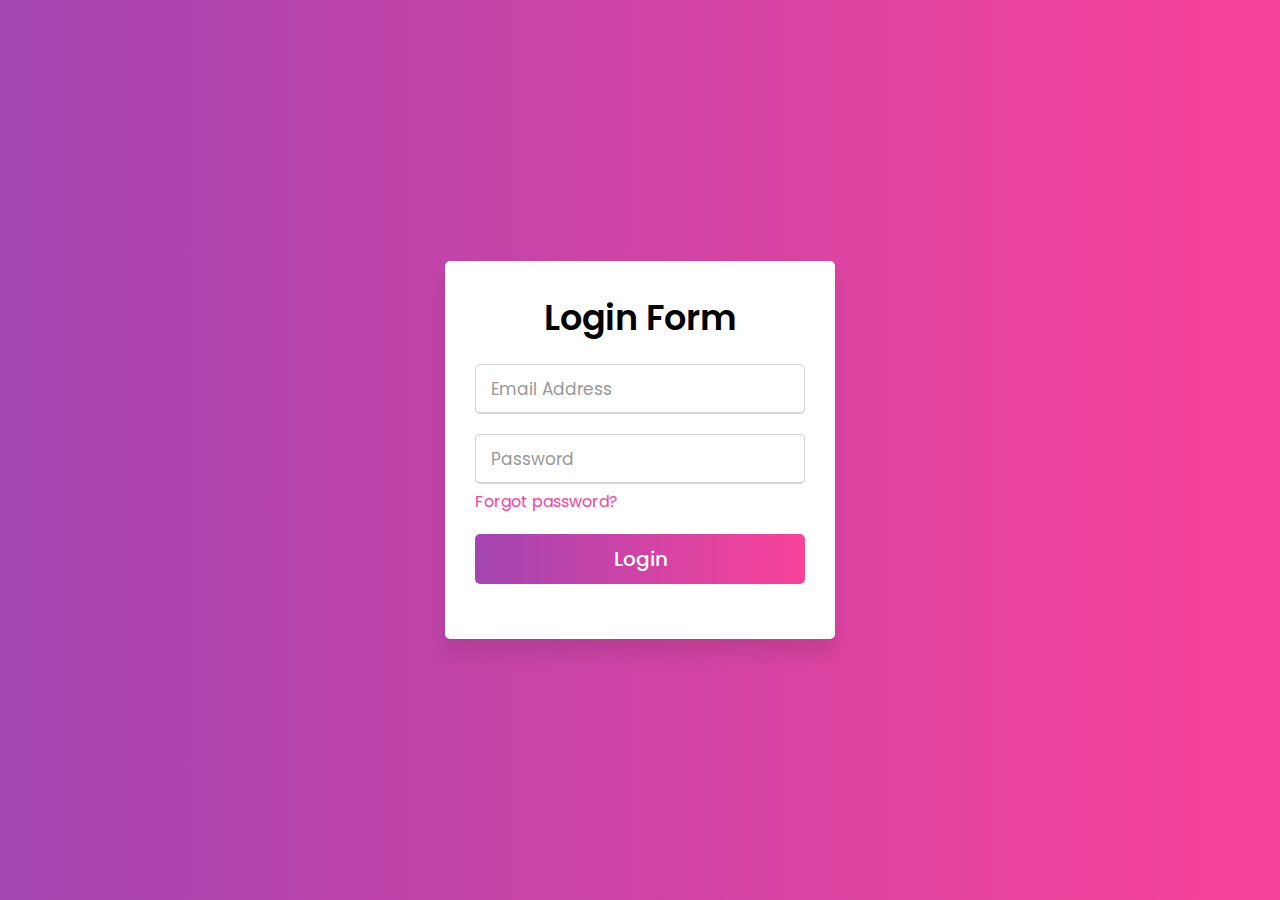
<file: templates/admin_login_index.html>
<!DOCTYPE html>
<html lang="en">
  <head>
    <meta charset="UTF-8" />
    <meta name="viewport" content="width=device-width, initial-scale=1.0" />
    <title>Login Form</title>
    <link rel="stylesheet" href="/static/css/student_login_style.css" />
    <script src="https://smtpjs.com/v3/smtp.js"></script>
  </head>

  <body>
    <div class="wrapper">
      <div class="title-text">
        <div class="title login">Login Form</div>
        <div class="title signup">Signup Form</div>
      </div>
      <div class="form-container">
        <div class="form-inner">
          <form action="/clg-log-data" class="login" id="login-Form">
            <div class="field">
              <input
                type="Email"
                name="logemail"
                id="logemail"
                placeholder="Email Address"
                required
              />
            </div>
            <div class="field">
              <input
                type="password"
                name="logpassword"
                id="logpassword"
                placeholder="Password"
                required
              />
            </div>
            <div class="pass-link"><a href="#">Forgot password?</a></div>
            <div class="field btn">
              <div class="btn-layer"></div>
              <input type="submit" value="Login" />
            </div>
            <br />
            <center><h2 style="color: red" id="error4"></h2></center>
          </form>
        </div>
      </div>
    </div>

    <script>
      document
        .getElementById("login-Form")
        .addEventListener("submit", function (event2) {
          event2.preventDefault();
          var logemail = document.getElementById("logemail").value.trim();
          var logpassword = document.getElementById("logpassword").value.trim();

          var xhr = new XMLHttpRequest();
          xhr.open("POST", "http://127.0.0.1:5000/admin-log-data", true);
          xhr.setRequestHeader(
            "Content-Type",
            "application/x-www-form-urlencoded"
          );

          xhr.onreadystatechange = function () {
            if (xhr.readyState == 4) {
              console.log("Response:", xhr.responseText);
              if (xhr.status == 200) {
                var response = JSON.parse(xhr.responseText);
                if (response.success) {
                  window.location.href = "./admin_index.html";
                } else {
                  document.getElementById("error4").textContent =
                    response.error2 ||
                    "Wrong Email or Password, please try again!!!";
                }
              } else {
                console.error("Error:", xhr.status, xhr.statusText);
              }
            }
          };

          var logformData =
            "logemail=" +
            encodeURIComponent(logemail) +
            "&logpassword=" +
            encodeURIComponent(logpassword);
          xhr.send(logformData);
        });
    </script>
  </body>
</html>
</file>
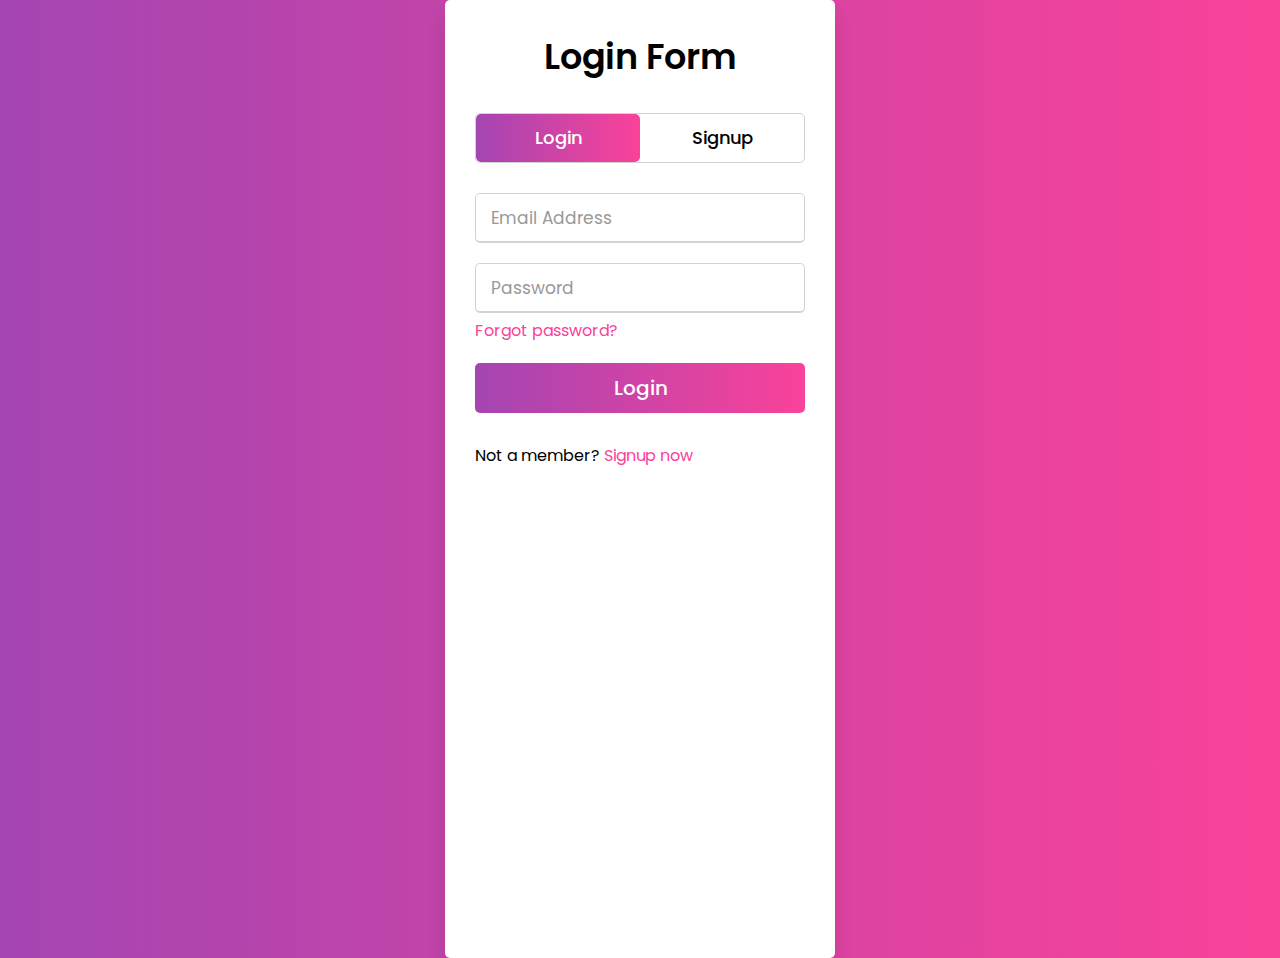
<file: templates/student_login_index.html>
<!DOCTYPE html>
<html lang="en">
  <head>
    <meta charset="UTF-8" />
    <meta name="viewport" content="width=device-width, initial-scale=1.0" />
    <title>Login Form</title>
    <link rel="stylesheet" href="/static/css/student_login_style.css" />
    <script src="https://smtpjs.com/v3/smtp.js"></script>
  </head>

  <body>
    <div class="wrapper">
      <div class="title-text">
        <div class="title login">Login Form</div>
        <div class="title signup">Signup Form</div>
      </div>
      <div class="form-container">
        <div class="slide-controls">
          <input type="radio" name="slide" id="login" checked />
          <input type="radio" name="slide" id="signup" />
          <label for="login" class="slide login">Login</label>
          <label for="signup" class="slide signup">Signup</label>
          <div class="slider-tab"></div>
        </div>
        <div class="form-inner">
          <form action="/logdata" class="login" id="login-Form">
            <div class="field">
              <input
                type="Email"
                name="logemail"
                id="logemail"
                placeholder="Email Address"
                required
              />
            </div>
            <div class="field">
              <input
                type="password"
                name="logpassword"
                id="logpassword"
                placeholder="Password"
                required
              />
            </div>
            <div class="pass-link"><a href="#">Forgot password?</a></div>
            <div class="field btn">
              <div class="btn-layer"></div>
              <input type="submit" value="Login" />
            </div>
            <div class="signup-link">
              Not a member? <a href="">Signup now</a>
            </div>
            <br />
            <center><h2 style="color: red" id="error2"></h2></center>
          </form>
          <form action="/data" class="login" id="signup-form">
            <div class="field">
              <input
                type="text"
                id="email_input"
                name="email_input"
                placeholder="Email Address"
                required
              />
            </div>
            <div class="field">
              <input
                type="password"
                id="password_input"
                name="password_input"
                placeholder="Password"
                required
              />
            </div>
            <div class="field">
              <input type="password" placeholder="Confirm password" required />
            </div>
            <div class="field">
              <input
                type="name"
                id="name_input"
                name="name_input"
                placeholder="Enter Name"
                required
              />
            </div>
            <div class="field">
              <input
                type="number"
                id="age_input"
                name="age_input"
                placeholder="Enter Age"
                required
              />
            </div>
            <div class="field">
              <input
                type="resume"
                id="resume"
                name="resume"
                placeholder="Resume google drive link"
                required
              />
            </div>
            <div class="field">
              <label>Select Education</label>
              <select
                class="field"
                id="education_input"
                name="education_input"
                required
              >
                <option selected></option>
                <option value="EXTC">EXTC</option>
                <option value="AIDS">AIDS</option>
                <option value="Comps">Comps</option>
                <option value="IT">IT</option>
                <option value="Chemical">Chemical</option>
                >
              </select>
            </div>
            <br /><br />
            <div class="field">
              <label>PLacement Status</label>
              <select
                class="field"
                id="placement_status"
                name="placement_status"
                required
              >
                <option selected></option>
                <option value="Already Placed">Already PLaced</option>
                <option value="want placement">Want placement</option>
                <option value="Higher Studies">Going for higher studies</option>
                >
              </select>
            </div>
            <br /><br />
            <div class="field btn">
              <div class="btn-layer"></div>
              <input type="submit" value="Signup" />
            </div>
            <br />
            <p id="error"></p>
          </form>
        </div>
      </div>
    </div>
    <script>
      const loginText = document.querySelector(".title-text .login");
      const loginForm = document.querySelector("form.login");
      const loginBtn = document.querySelector("label.login");
      const signupBtn = document.querySelector("label.signup");
      const signupLink = document.querySelector("form .signup-link a");
      signupBtn.onclick = () => {
        loginForm.style.marginLeft = "-50%";
        loginText.style.marginLeft = "-50%";
      };
      loginBtn.onclick = () => {
        loginForm.style.marginLeft = "0%";
        loginText.style.marginLeft = "0%";
      };
      signupLink.onclick = () => {
        signupBtn.click();
        return false;
      };
    </script>
    <script>
      document
        .getElementById("signup-form")
        .addEventListener("submit", function (event) {
          event.preventDefault();
          var email = document.getElementById("email_input").value.trim();
          var password = document.getElementById("password_input").value.trim();
          var name = document.getElementById("name_input").value.trim();
          var age = document.getElementById("age_input").value.trim();
          var resume = document.getElementById("resume").value.trim();
          var education = document
            .getElementById("education_input")
            .value.trim();
          var placement = document
            .getElementById("placement_status")
            .value.trim();

          var xhr = new XMLHttpRequest();
          xhr.open("POST", "http://127.0.0.1:5000/data", true);
          xhr.setRequestHeader(
            "Content-Type",
            "application/x-www-form-urlencoded"
          );

          xhr.onreadystatechange = function () {
            if (xhr.readyState == 4) {
              console.log("Response:", xhr.responseText);
              if (xhr.status == 200) {
                var response = JSON.parse(xhr.responseText);
                if (response.success) {
                  document.getElementById("error").textContent =
                    response.error || "Account Created successfully";
                }
              } else {
                console.error("Error:", xhr.status, xhr.statusText);
              }
            }
          };

          var formData =
            "email_input=" +
            encodeURIComponent(email) +
            "&password_input=" +
            encodeURIComponent(password) +
            "&name_input=" +
            encodeURIComponent(name) +
            "&age_input=" +
            encodeURIComponent(age) +
            "&education_input=" +
            encodeURIComponent(education) +
            "&placement_status=" +
            encodeURIComponent(placement) +
            "&resume=" +
            encodeURIComponent(resume);

          xhr.send(formData);
        });

      document
        .getElementById("login-Form")
        .addEventListener("submit", function (event2) {
          event2.preventDefault();
          var logemail = document.getElementById("logemail").value.trim();
          var logpassword = document.getElementById("logpassword").value.trim();

          var xhr = new XMLHttpRequest();
          xhr.open("POST", "http://127.0.0.1:5000/logdata", true);
          xhr.setRequestHeader(
            "Content-Type",
            "application/x-www-form-urlencoded"
          );

          xhr.onreadystatechange = function () {
            if (xhr.readyState == 4) {
              console.log("Response:", xhr.responseText);
              if (xhr.status == 200) {
                var response = JSON.parse(xhr.responseText);
                if (response.success) {
                  window.location.href = "./student_index.html";
                } else {
                  document.getElementById("error2").textContent =
                    response.error2 ||
                    "Wrong Email or Password, please try again!!!";
                }
              } else {
                console.error("Error:", xhr.status, xhr.statusText);
              }
            }
          };

          var logformData =
            "logemail=" +
            encodeURIComponent(logemail) +
            "&logpassword=" +
            encodeURIComponent(logpassword);
          xhr.send(logformData);
        });
    </script>
  </body>
</html>
</file>
<file: static/css/student_login_style.css>
@import url("https://fonts.googleapis.com/css?family=Poppins:400,500,600,700&display=swap");
* {
  margin: 0;
  padding: 0;
  box-sizing: border-box;
  font-family: "Poppins", sans-serif;
}
html,
body {
  display: grid;
  height: 100%;
  width: 100%;
  place-items: center;
  background: -webkit-linear-gradient(left, #a445b2, #fa4299);
}
::selection {
  background: #fa4299;
  color: #fff;
}
.wrapper {
  overflow: hidden;
  max-width: 390px;
  background: #fff;
  padding: 30px;
  border-radius: 5px;
  box-shadow: 0px 15px 20px rgba(0, 0, 0, 0.1);
}

.wrapper .title-text {
  display: flex;
  width: 200%;
}
.wrapper .title {
  width: 50%;
  font-size: 35px;
  font-weight: 600;
  text-align: center;
  transition: all 0.6s cubic-bezier(0.68, -0.55, 0.265, 1.55);
}
.wrapper .slide-controls {
  position: relative;
  display: flex;
  height: 50px;
  width: 100%;
  overflow: hidden;
  margin: 30px 0 10px 0;
  justify-content: space-between;
  border: 1px solid lightgrey;
  border-radius: 5px;
}
.slide-controls .slide {
  height: 100%;
  width: 100%;
  color: #fff;
  font-size: 18px;
  font-weight: 500;
  text-align: center;
  line-height: 48px;
  cursor: pointer;
  z-index: 1;
  transition: all 0.6s ease;
}
.slide-controls label.signup {
  color: #000;
}
.slide-controls .slider-tab {
  position: absolute;
  height: 100%;
  width: 50%;
  left: 0;
  z-index: 0;
  border-radius: 5px;
  background: -webkit-linear-gradient(left, #a445b2, #fa4299);
  transition: all 0.6s cubic-bezier(0.68, -0.55, 0.265, 1.55);
}
input[type="radio"] {
  display: none;
}
#signup:checked ~ .slider-tab {
  left: 50%;
}
#signup:checked ~ label.signup {
  color: #fff;
  cursor: default;
  user-select: none;
}
#signup:checked ~ label.login {
  color: #000;
}
#login:checked ~ label.signup {
  color: #000;
}
#login:checked ~ label.login {
  cursor: default;
  user-select: none;
}
.wrapper .form-container {
  width: 100%;
  overflow: hidden;
}
.form-container .form-inner {
  display: flex;
  width: 200%;
}
.form-container .form-inner form {
  width: 50%;
  transition: all 0.6s cubic-bezier(0.68, -0.55, 0.265, 1.55);
}
.form-inner form .field {
  height: 50px;
  width: 100%;
  margin-top: 20px;
}
.form-inner form .field input {
  height: 100%;
  width: 100%;
  outline: none;
  padding-left: 15px;
  border-radius: 5px;
  border: 1px solid lightgrey;
  border-bottom-width: 2px;
  font-size: 17px;
  transition: all 0.3s ease;
}
.form-inner form .field input:focus {
  border-color: #fc83bb;
  /* box-shadow: inset 0 0 3px #fb6aae; */
}
.form-inner form .field input::placeholder {
  color: #999;
  transition: all 0.3s ease;
}
form .field input:focus::placeholder {
  color: #b3b3b3;
}
.form-inner form .pass-link {
  margin-top: 5px;
}
.form-inner form .signup-link {
  margin-top: 30px;
}
p {
  position: relative;
  text-align: center;
  color: #fa4299;
  font-style: normal;
  font-size: 30px;
  font-weight: 600;
}
.form-inner form .pass-link a,
.form-inner form .signup-link a {
  color: #fa4299;
  text-decoration: none;
}
.form-inner form .pass-link a:hover,
.form-inner form .signup-link a:hover {
  text-decoration: underline;
}
form .btn {
  height: 50px;
  width: 100%;
  border-radius: 5px;
  position: relative;
  overflow: hidden;
}
form .btn .btn-layer {
  height: 100%;
  width: 300%;
  position: absolute;
  left: -100%;
  background: -webkit-linear-gradient(
    right,
    #a445b2,
    #fa4299,
    #a445b2,
    #fa4299
  );
  border-radius: 5px;
  transition: all 0.4s ease;
}
form .btn:hover .btn-layer {
  left: 0;
}
form .btn input[type="submit"] {
  height: 100%;
  width: 100%;
  z-index: 1;
  position: relative;
  background: none;
  border: none;
  color: #fff;
  padding-left: 0;
  border-radius: 5px;
  font-size: 20px;
  font-weight: 500;
  cursor: pointer;
}
</file>
